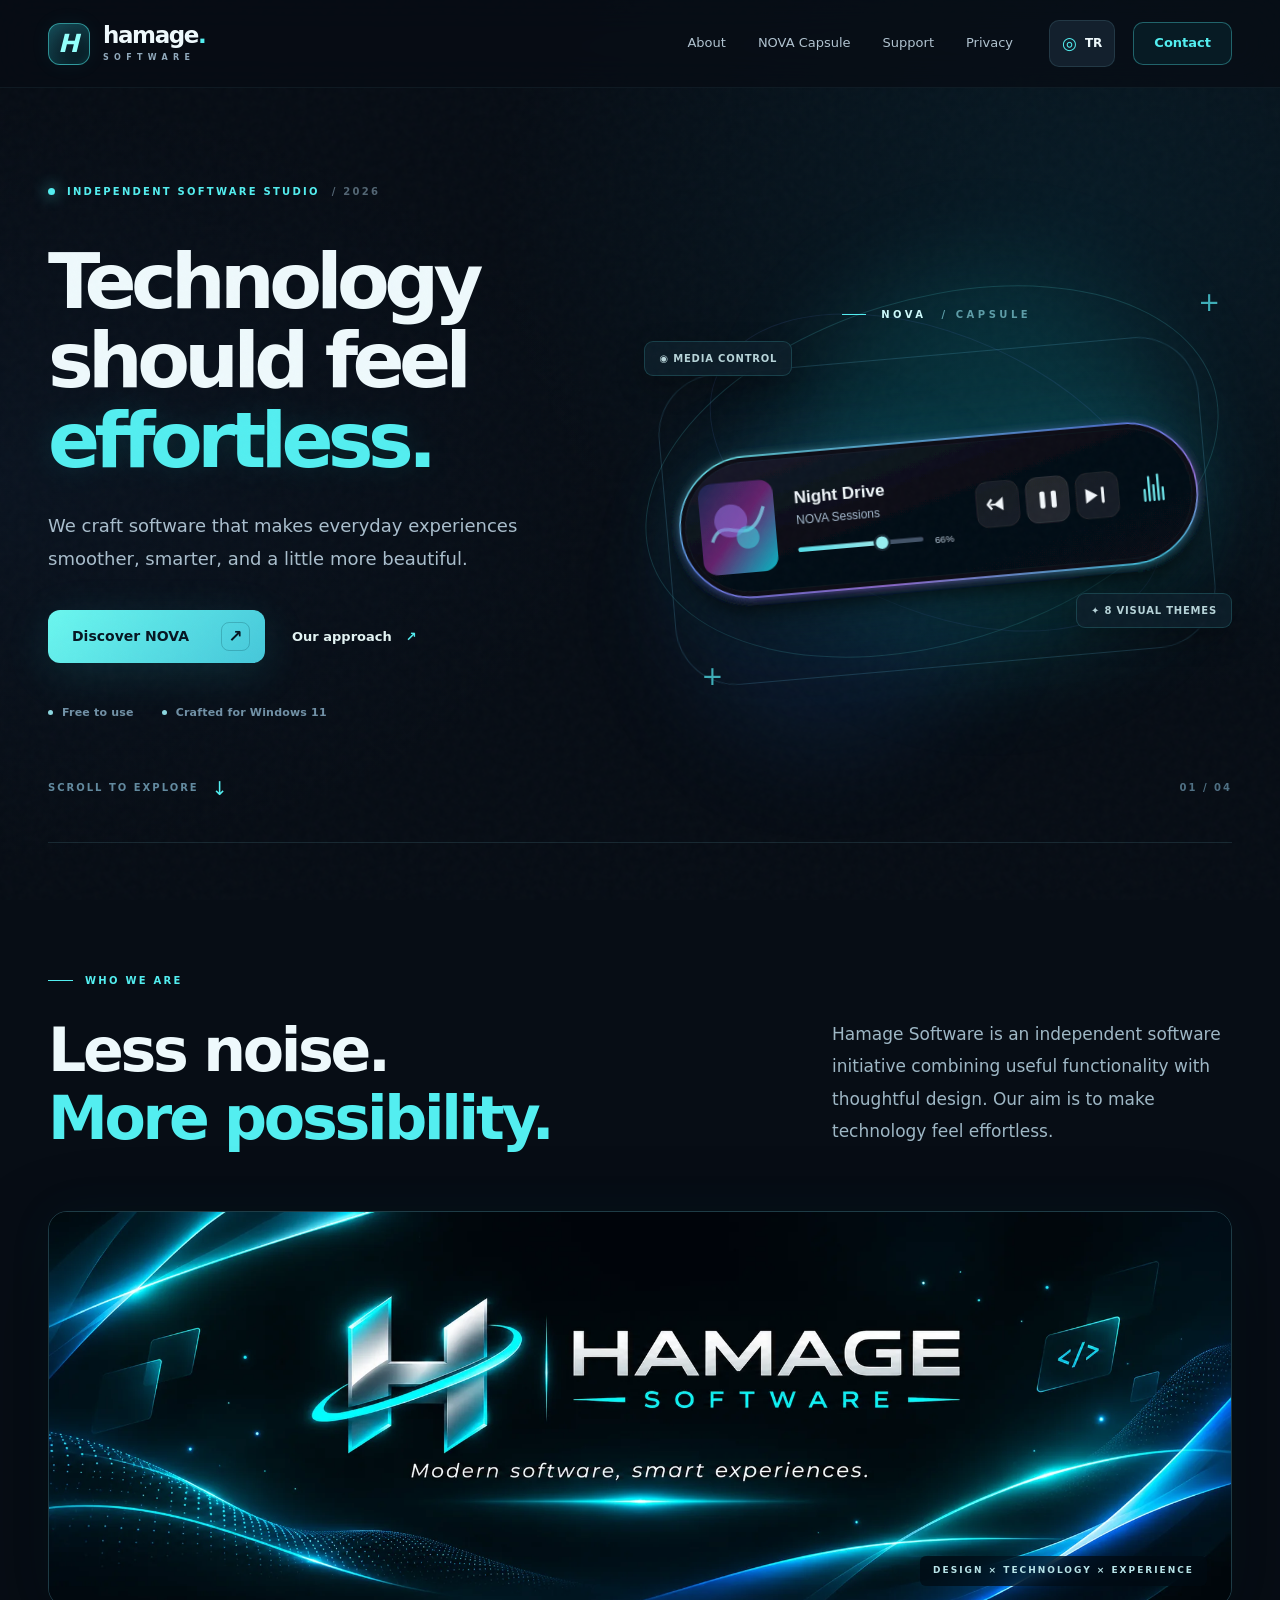
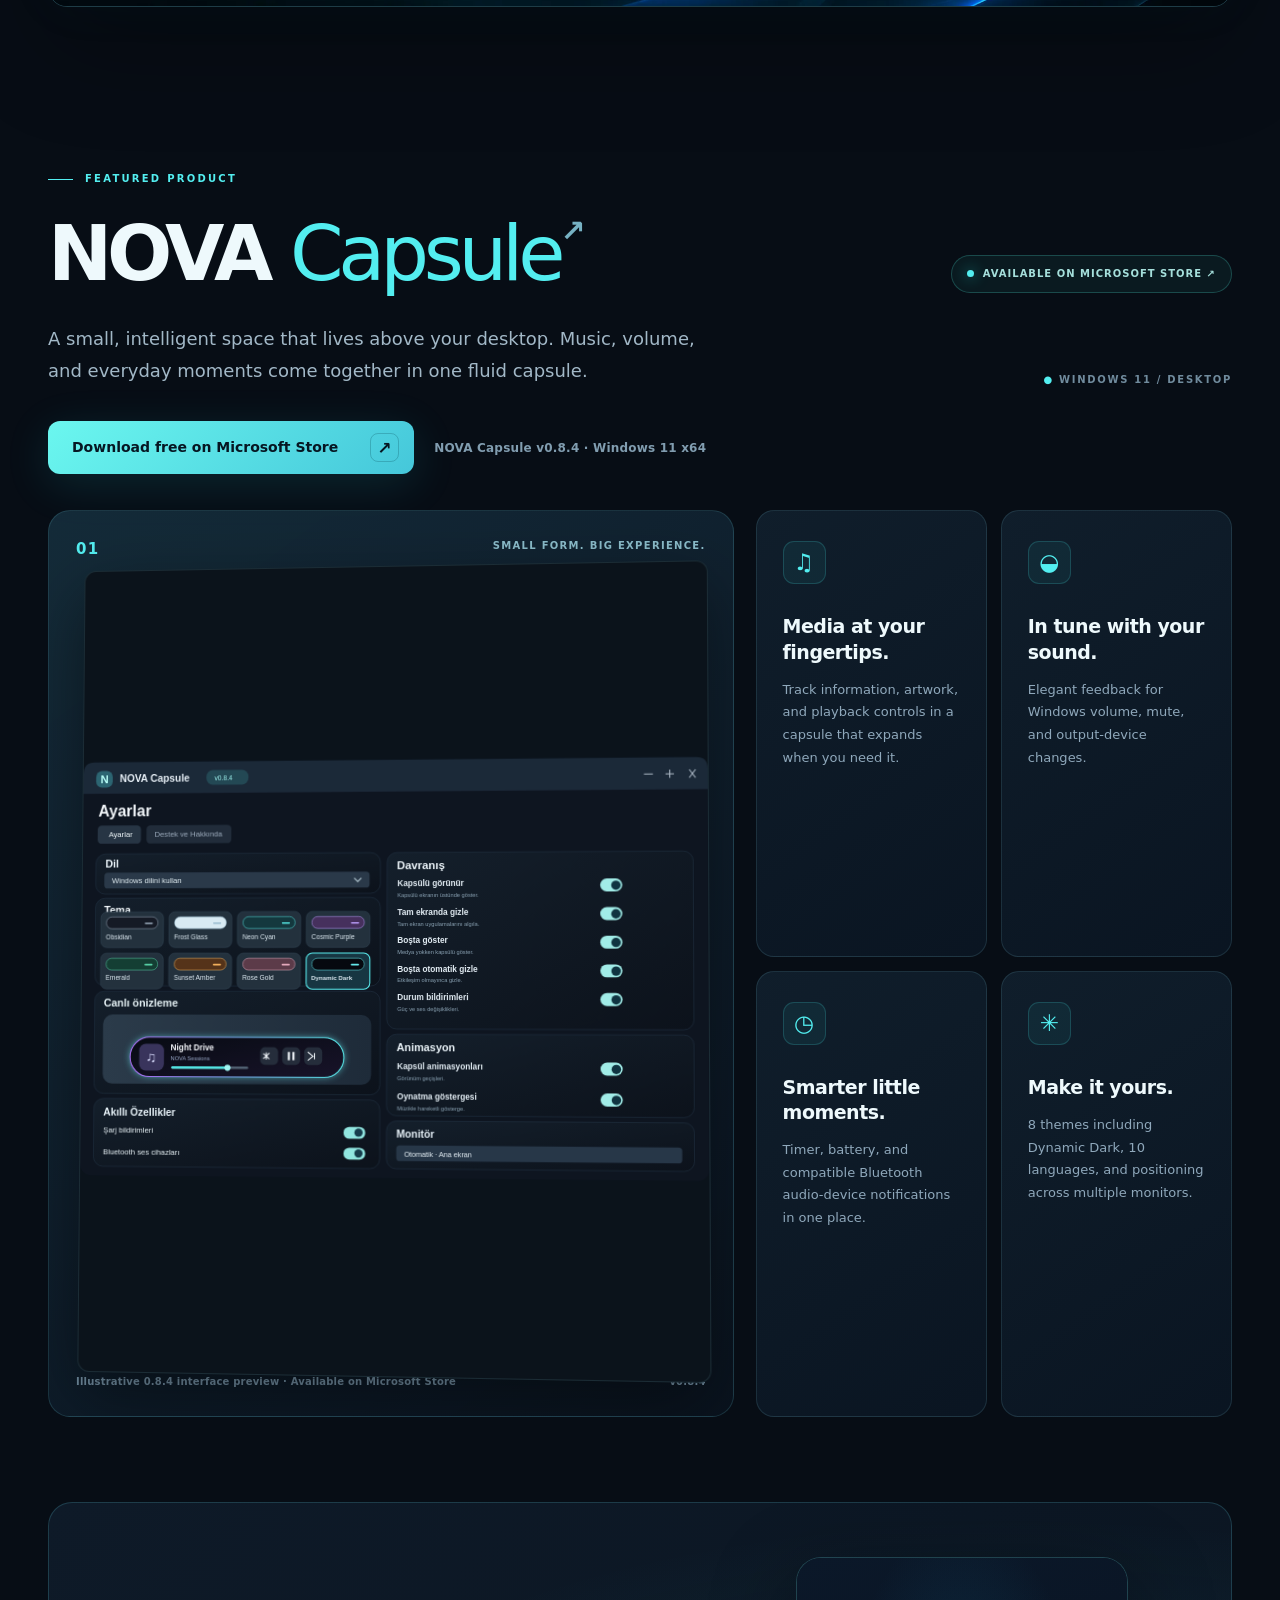
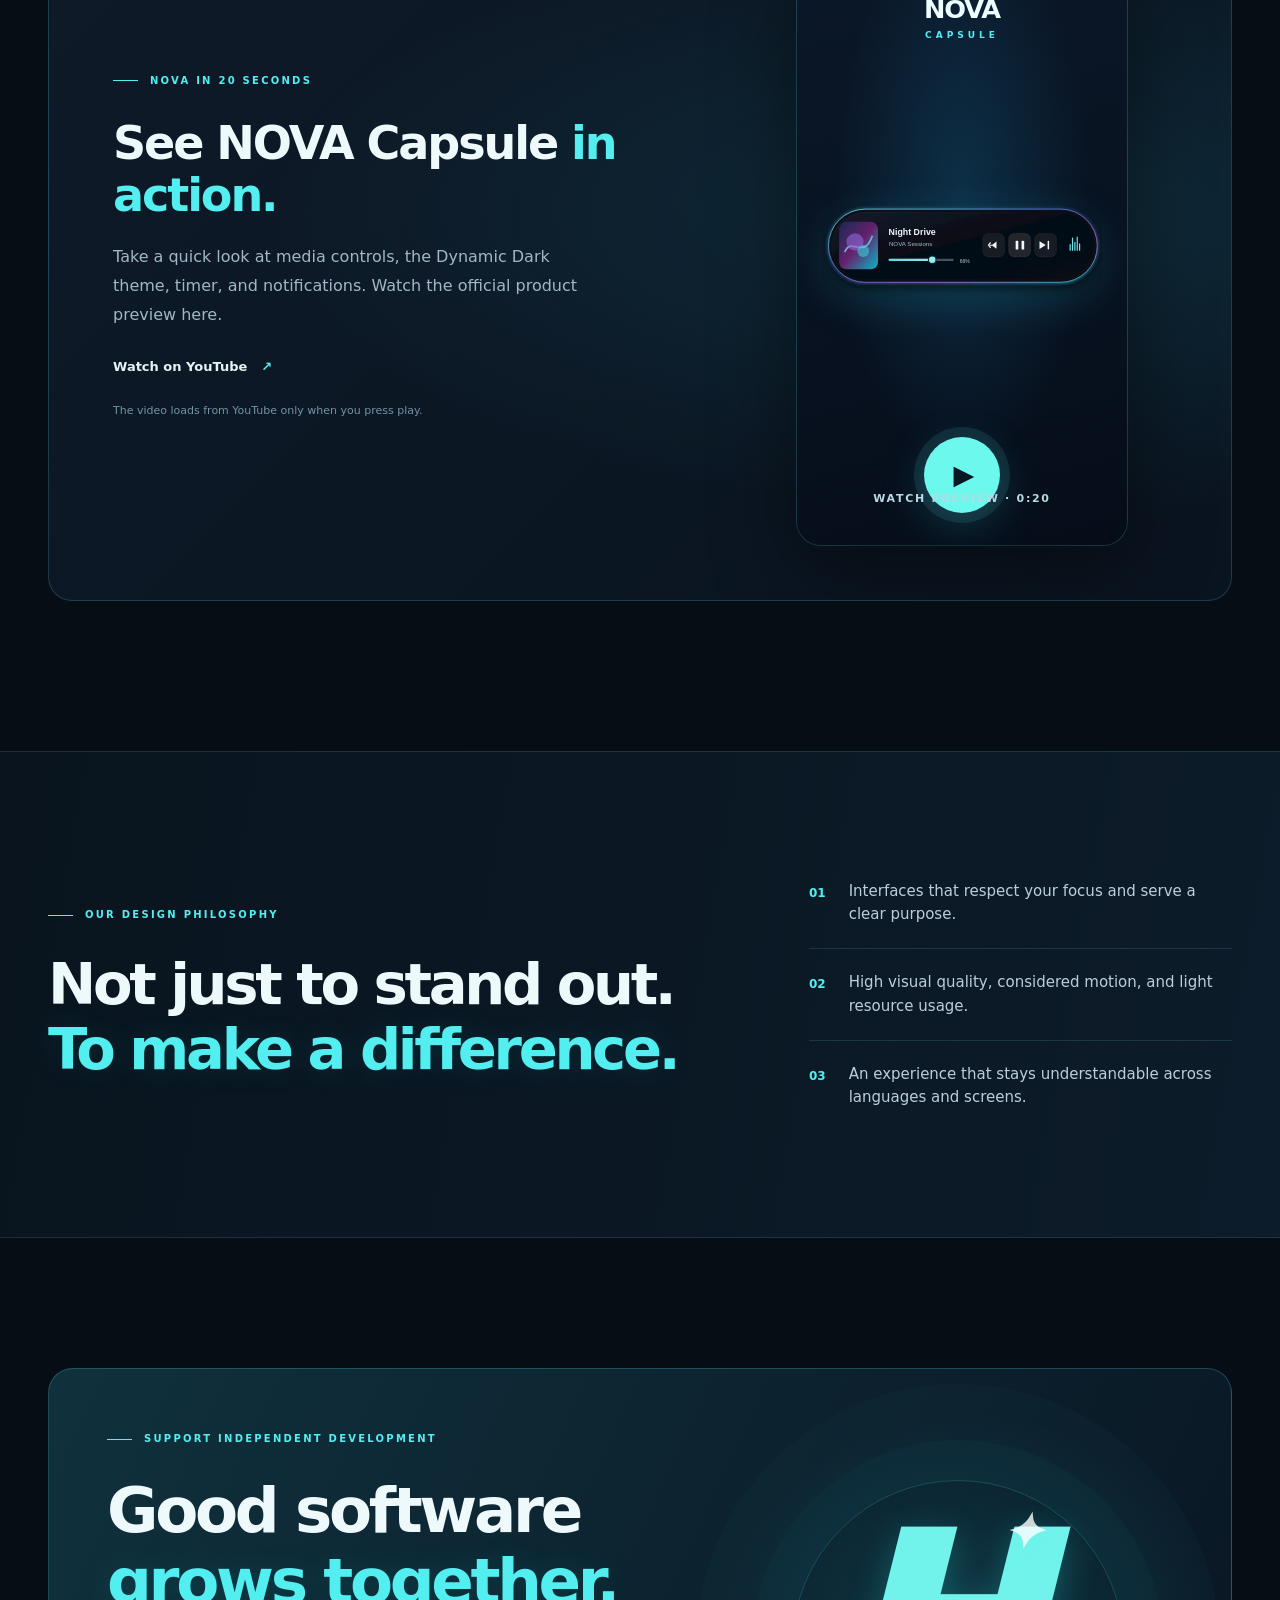
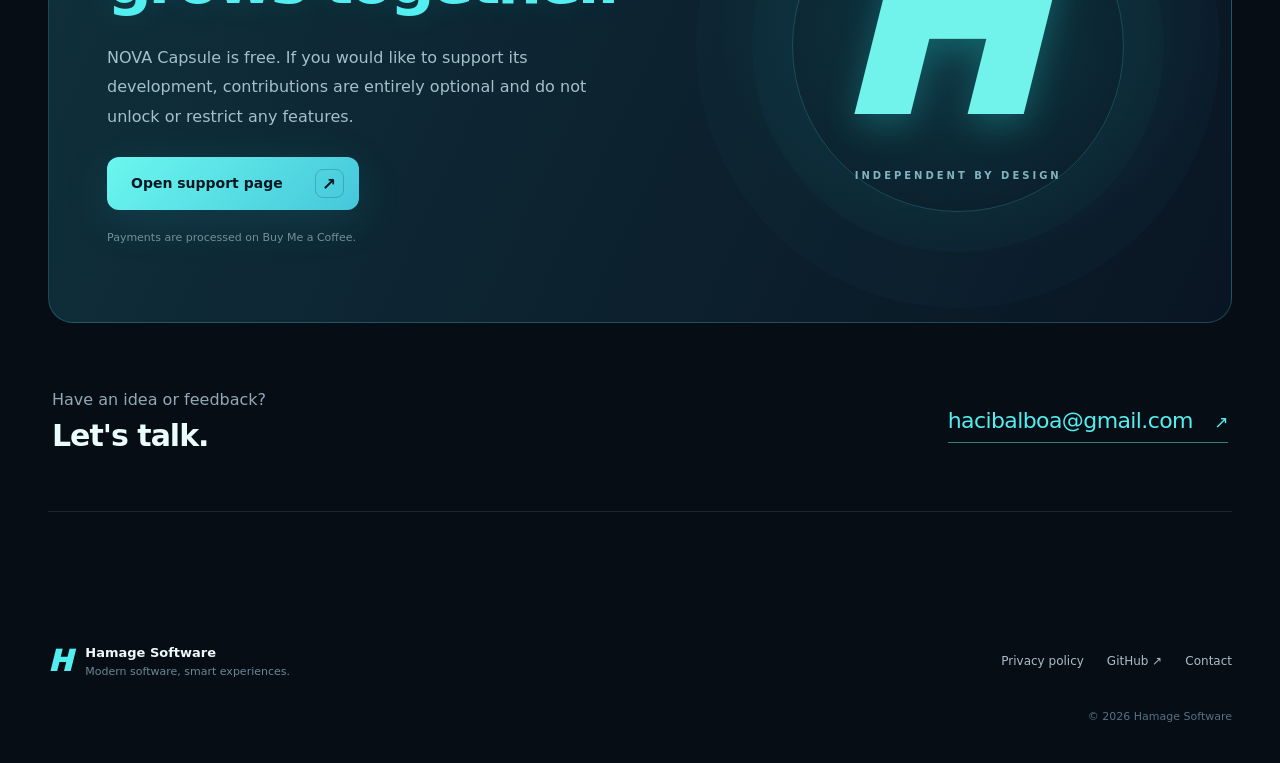
<file: index.html>
<!DOCTYPE html>
<html lang="tr">
<head>
  <meta charset="UTF-8">
  <meta name="viewport" content="width=device-width, initial-scale=1">
  <meta name="theme-color" content="#071018">
  <meta name="description" content="NOVA Capsule 0.8.4 by Hamage Software is a free Windows 11 desktop utility with media controls, a timer, eight themes including Dynamic Dark, and device notifications. Download on Microsoft Store.">
  <meta property="og:type" content="website">
  <meta property="og:title" content="Hamage Software | Make everyday feel extraordinary">
  <meta property="og:description" content="NOVA Capsule 0.8.4: free Windows 11 media capsule, timer, device notifications and 8 visual themes. Get it on Microsoft Store.">
  <meta property="og:image" content="https://hmahmut.github.io/hamage-software/assets/hamage-banner.webp">
  <meta property="og:url" content="https://hmahmut.github.io/hamage-software/">
  <link rel="icon" href="assets/favicon.svg" type="image/svg+xml">
  <link rel="stylesheet" href="styles.css">
  <title>Hamage Software — Modern software, smart experiences.</title>
</head>
<body>
  <a class="skip-link" href="#main" data-i18n="skip">İçeriğe geç</a>
  <div class="noise-layer" aria-hidden="true"></div>
  <header class="site-header" id="top">
    <div class="nav-shell container">
      <a class="brand" href="#top" aria-label="Hamage Software ana sayfa">
        <span class="brand-icon" aria-hidden="true">H</span>
        <span class="brand-name">hamage<span class="brand-dot">.</span><small>SOFTWARE</small></span>
      </a>
      <button class="mobile-toggle" id="menu-toggle" type="button" aria-expanded="false" aria-controls="primary-nav" aria-label="Menüyü aç"><span></span><span></span><span></span></button>
      <nav id="primary-nav" class="primary-nav" aria-label="Main navigation">
        <a href="#about" data-i18n="navAbout">Hakkımızda</a>
        <a href="#nova" data-i18n="navNova">NOVA Capsule</a>
        <a href="#support" data-i18n="navSupport">Destek</a>
        <a href="privacy.html" data-i18n="navPrivacy">Gizlilik</a>
      </nav>
      <div class="nav-actions">
        <button id="lang-toggle" class="lang-toggle" type="button" aria-label="Change language" title="Change language"><span aria-hidden="true">◎</span> <span id="lang-label">EN</span></button>
        <a class="nav-contact" href="mailto:hacibalboa@gmail.com" data-i18n="contact">İletişim</a>
      </div>
    </div>
  </header>

  <main id="main">
    <section class="hero container" aria-labelledby="hero-title">
      <div class="eyebrow"><span class="pulse-dot"></span><span data-i18n="heroEyebrow">BAĞIMSIZ YAZILIM STÜDYOSU</span><span class="eyebrow-tail"> / 2026</span></div>
      <div class="hero-grid">
        <div class="hero-copy">
          <h1 id="hero-title" data-i18n="heroTitle">Teknoloji, <em>doğal</em> hissettirmeli.</h1>
          <p class="hero-lead" data-i18n="heroLead">Gündelik deneyimi daha akıcı, daha güzel ve daha akıllı hale getiren yazılımlar tasarlıyoruz.</p>
          <div class="hero-ctas">
            <a class="button button-primary" href="#nova"><span data-i18n="discoverNova">NOVA'yı keşfet</span><span class="button-arrow" aria-hidden="true">↗</span></a>
            <a class="text-link" href="#about"><span data-i18n="ourApproach">Yaklaşımımız</span><span aria-hidden="true">↗</span></a>
          </div>
          <div class="hero-notes"><span><i aria-hidden="true"></i><span data-i18n="free">Ücretsiz kullanım</span></span><span><i aria-hidden="true"></i><span data-i18n="builtFor">Windows 11 için tasarlandı</span></span></div>
        </div>
        <div class="hero-visual" aria-label="NOVA Capsule Windows application preview">
          <div class="hero-orb hero-orb-one"></div><div class="hero-orb hero-orb-two"></div>
          <div class="glass-orbit orbit-one"></div><div class="glass-orbit orbit-two"></div>
          <div class="hero-product">
            <div class="visual-label"><span class="label-line"></span> NOVA <span class="label-light">/ CAPSULE</span></div>
            <div class="capsule-shadow"><img src="assets/nova-expanded-v084.svg" width="950" height="310" loading="eager" alt="NOVA Capsule Dynamic Dark temalı medya kontrol kapsülü, temsili arayüz tasarımı"></div>
            <div class="float-chip chip-one">◉ <span data-i18n="mediaChip">MEDYA KONTROLÜ</span></div>
            <div class="float-chip chip-two">✦ <span data-i18n="themesChip">8 FARKLI TEMA</span></div>
          </div>
          <span class="hero-signal signal-one">+</span><span class="hero-signal signal-two">+</span>
        </div>
      </div>
      <div class="hero-bottom"><span data-i18n="scrollHint">DAHA FAZLASINI KEŞFET</span><span class="scroll-mark" aria-hidden="true">↓</span><span class="hero-index">01 / 04</span></div>
    </section>

    <section class="brand-showcase" id="about">
      <div class="container">
        <div class="section-heading heading-split">
          <div><p class="section-overline"><span class="thin-bar"></span><span data-i18n="sectionAbout">BİZ KİMİZ</span></p><h2 data-i18n="aboutHeading">Az karmaşa.<br><span>Çok daha fazlası.</span></h2></div>
          <p class="section-aside" data-i18n="aboutText">Hamage Software, güçlü işlevleri özenli tasarımla buluşturan bağımsız bir yazılım girişimidir. Amacımız teknolojiyi daha zahmetsiz hale getirmek.</p>
        </div>
        <figure class="brand-banner"><img src="assets/hamage-banner.webp" width="1920" height="640" loading="lazy" alt="Hamage Software metallic logo with teal light trails and Modern software, smart experiences tagline"><figcaption data-i18n="brandCaption">TASARIM × TEKNOLOJİ × DENEYİM</figcaption></figure>
      </div>
    </section>

    <section id="nova" class="nova-section container">
      <div class="nova-heading"><div><p class="section-overline"><span class="thin-bar"></span><span data-i18n="sectionFeatured">ÖNE ÇIKAN ÜRÜN</span></p><h2>NOVA <span>Capsule</span><sup>↗</sup></h2></div><a class="pill-status store-badge" href="https://apps.microsoft.com/detail/9P860V6W5ZJQ" target="_blank" rel="noopener noreferrer" aria-label="NOVA Capsule Microsoft Store sayfasını aç"><span class="pill-light"></span><span data-i18n="comingSoon">MICROSOFT STORE'DA YAYINDA ↗</span></a></div>
      <div class="nova-intro"><p data-i18n="novaIntro">Masaüstünün üzerinde yaşayan küçük, akıllı bir alan. Müziğinize, ses ayarlarınıza ve günlük anlarınıza tek bir akıcı kapsülden ulaşın.</p><div class="nova-platform">● <span data-i18n="platform">WINDOWS 11 / MASAÜSTÜ</span></div></div>
      <div class="nova-download-row"><a class="button button-primary" href="https://apps.microsoft.com/detail/9P860V6W5ZJQ" target="_blank" rel="noopener noreferrer"><span data-i18n="storeDownload">Microsoft Store'dan ücretsiz indir</span><span class="button-arrow" aria-hidden="true">↗</span></a><span class="nova-version">NOVA Capsule v0.8.4 · Windows 11 x64</span></div>
      <div class="product-layout">
        <article class="product-stage">
          <div class="stage-glow"></div>
          <div class="stage-top"><span>01</span><span data-i18n="productStageLabel">KÜÇÜK FORM. BÜYÜK DENEYİM.</span></div>
          <div class="product-image-box"><img src="assets/nova-settings-v084.svg" width="1214" height="810" loading="lazy" alt="NOVA Capsule 0.8.4: sekiz tema ve Dynamic Dark ayarlarını gösteren temsili arayüz tasarımı"></div>
          <div class="stage-bottom"><span data-i18n="previewLabel">0.8.4 için temsili arayüz tasarımı · Microsoft Store’da yayımlandı</span><span>v0.8.4</span></div>
        </article>
        <div class="features-grid">
          <article class="feature-tile"><span class="tile-icon">♫</span><h3 data-i18n="f1t">Medya, bir dokunuş uzağında.</h3><p data-i18n="f1d">Şarkı bilgileri, albüm kapağı ve oynatma kontrolleri; ihtiyacınız olduğunda genişleyen bir kapsülde.</p></article>
          <article class="feature-tile"><span class="tile-icon">◒</span><h3 data-i18n="f2t">Sesle eşzamanlı.</h3><p data-i18n="f2d">Windows ses düzeyi, sessize alma ve çıkış değişiklikleri için zarif geri bildirim.</p></article>
          <article class="feature-tile"><span class="tile-icon">◷</span><h3 data-i18n="f3t">Akıllı küçük anlar.</h3><p data-i18n="f3d">Zamanlayıcı, pil ve uyumlu Bluetooth ses aygıtı bildirimleri tek bir yerde.</p></article>
          <article class="feature-tile"><span class="tile-icon">✳</span><h3 data-i18n="f4t">Tamamen size ait.</h3><p data-i18n="f4d">Dynamic Dark dahil 8 görsel tema, 10 dil ve birden fazla ekran için kişiselleştirilebilir yerleşim.</p></article>
        </div>
      </div>
      <div class="nova-video-feature" id="nova-video">
        <div class="nova-video-copy">
          <p class="section-overline"><span class="thin-bar"></span><span data-i18n="videoEyebrow">20 SANİYEDE NOVA</span></p>
          <h3 data-i18n="videoHeading">NOVA Capsule'ı <span>iş başında görün.</span></h3>
          <p data-i18n="videoDescription">Medya kontrolleri, Dynamic Dark teması, zamanlayıcı ve bildirimlere kısa bir bakış. Resmî tanıtım videosunu burada izleyin.</p>
          <div class="nova-video-actions">
            <a class="text-link" href="https://www.youtube.com/shorts/vye1nnI0Gq4" target="_blank" rel="noopener noreferrer"><span data-i18n="videoWatchYoutube">YouTube'da izle</span><span aria-hidden="true">↗</span></a>
          </div>
          <p class="nova-video-privacy" data-i18n="videoPrivacy">Video yalnızca oynat düğmesine bastığınızda YouTube'dan yüklenir.</p>
        </div>
        <div class="nova-video-display">
          <div class="nova-video-player" id="nova-video-player">
            <button class="nova-video-launch" id="nova-video-launch" type="button" aria-label="NOVA Capsule tanıtım videosunu oynat" data-i18n-aria="videoPlayAria">
              <span class="nova-video-poster-mark">NOVA <b>CAPSULE</b></span>
              <img class="nova-video-poster-capsule" src="assets/nova-expanded-v084.svg" alt="" aria-hidden="true" loading="lazy" width="950" height="310">
              <span class="nova-video-play-icon" aria-hidden="true">▶</span>
              <span class="nova-video-poster-caption" data-i18n="videoPoster">TANITIM VİDEOSU <small>0:20</small></span>
            </button>
          </div>
        </div>
      </div>
    </section>

    <section class="manifesto-section">
      <div class="container manifesto-grid"><div><p class="section-overline"><span class="thin-bar"></span><span data-i18n="designEthos">TASARIM ANLAYIŞIMIZ</span></p><h2 data-i18n="manifestoHeading">Dikkat çekmek için değil.<br><em>Fark yaratmak için.</em></h2></div><div class="manifesto-details"><div><span class="detail-num">01</span><p data-i18n="m1">Kullanıcıyı yormayan, amacına hizmet eden arayüzler.</p></div><div><span class="detail-num">02</span><p data-i18n="m2">Yüksek görsel kalite, kontrollü hareket ve düşük kaynak tüketimi.</p></div><div><span class="detail-num">03</span><p data-i18n="m3">Her dilde ve her ekranda anlaşılır bir deneyim.</p></div></div></div>
    </section>

    <section id="support" class="support-section container">
      <div class="support-card">
        <div class="support-glow"></div>
        <div class="support-copy"><p class="section-overline"><span class="thin-bar"></span><span data-i18n="supportOverline">BAĞIMSIZ GELİŞTİRMEYİ DESTEKLE</span></p><h2 data-i18n="supportTitle">İyi yazılım<br><em>birlikte büyür.</em></h2><p data-i18n="supportLead">NOVA Capsule ücretsizdir. Geliştirmeye katkıda bulunmak isterseniz desteğiniz tamamen gönüllüdür; hiçbir özelliğe erişimi etkilemez.</p><a class="button button-primary support-button" target="_blank" rel="noopener noreferrer" href="https://buymeacoffee.com/hamagesf"><span data-i18n="supportButton">Bağış sayfasını aç</span><span class="button-arrow">↗</span></a><p class="external-note" data-i18n="thirdParty">Ödeme işlemleri Buy Me a Coffee üzerinde gerçekleşir.</p></div>
        <div class="support-aside"><span class="support-symbol">H<span>✦</span></span><span class="support-aside-caption">INDEPENDENT BY DESIGN</span></div>
      </div>
      <div class="contact-row"><div><span data-i18n="haveIdea">Bir fikriniz veya geri bildiriminiz mi var?</span><strong data-i18n="letsTalk">Konuşalım.</strong></div><a href="mailto:hacibalboa@gmail.com" class="contact-mail">hacibalboa@gmail.com <span aria-hidden="true">↗</span></a></div>
    </section>
  </main>

  <footer class="footer"><div class="container footer-inner"><div class="footer-brand"><span class="footer-h">H</span><span><strong>Hamage Software</strong><small data-i18n="footerTag">Modern software, smart experiences.</small></span></div><div class="footer-links"><a href="privacy.html" data-i18n="privacyDraft">Gizlilik politikası</a><a href="https://github.com/HMahmut/hamage-software" target="_blank" rel="noopener noreferrer">GitHub ↗</a><a href="mailto:hacibalboa@gmail.com" data-i18n="contact">İletişim</a></div><span class="copyright">© <span id="year">2026</span> Hamage Software</span></div></footer>
  <script src="main.js" defer></script>
</body>
</html>
</file>
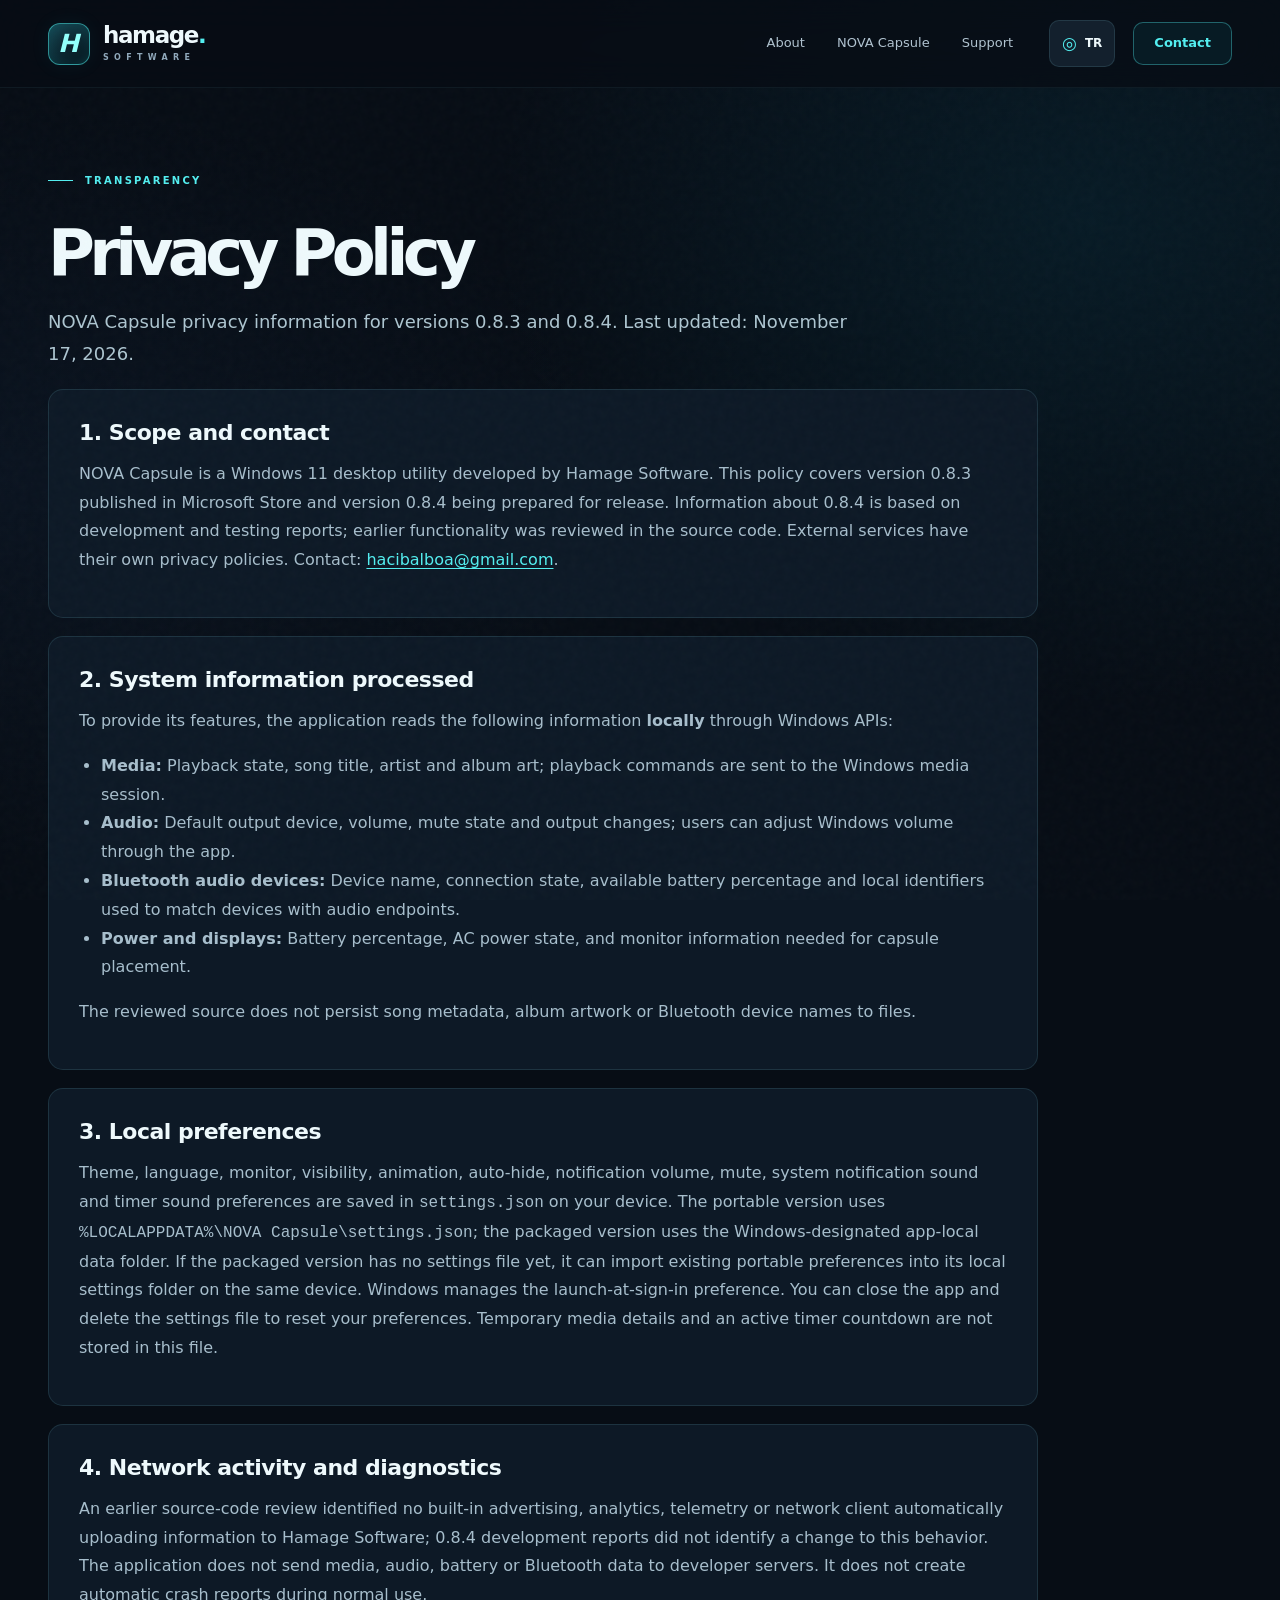
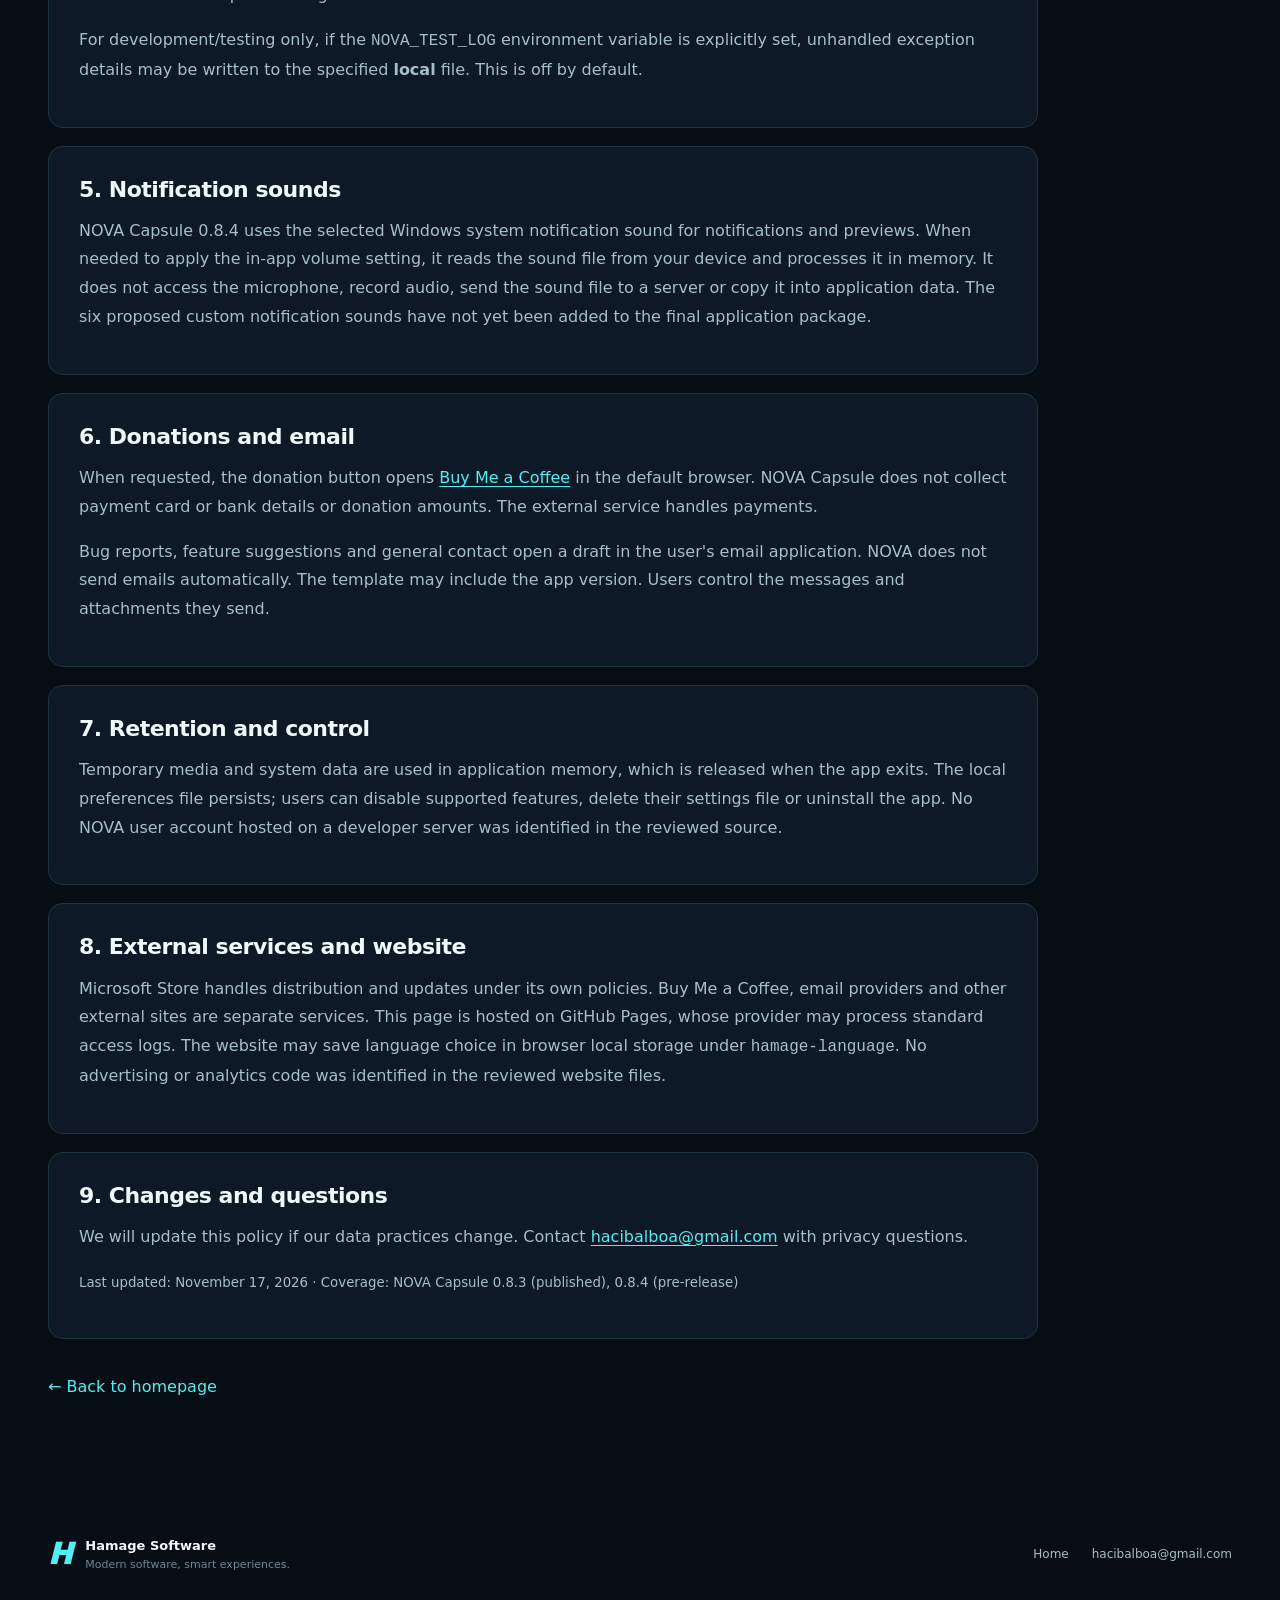
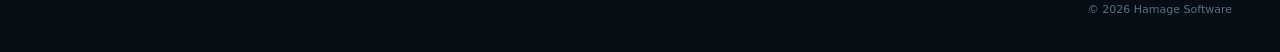
<file: privacy.html>
<!DOCTYPE html>
<html lang="tr"><head>
<meta charset="UTF-8"><meta name="viewport" content="width=device-width,initial-scale=1"><meta name="theme-color" content="#071018">
<meta name="description" content="NOVA Capsule 0.8.3 ve 0.8.4 gizlilik politikası ve veri işleme açıklaması.">
<link rel="icon" href="assets/favicon.svg" type="image/svg+xml"><link rel="stylesheet" href="styles.css">
<title>NOVA Capsule — Gizlilik Politikası | Hamage Software</title></head>
<body>
<a class="skip-link" href="#main" data-i18n="skip">İçeriğe geç</a><div class="noise-layer" aria-hidden="true"></div>
<header class="site-header"><div class="nav-shell container"><a class="brand" href="index.html" aria-label="Hamage Software home"><span class="brand-icon" aria-hidden="true">H</span><span class="brand-name">hamage<span class="brand-dot">.</span><small>SOFTWARE</small></span></a><nav class="primary-nav" aria-label="Main navigation"><a href="index.html#about" data-i18n="navAbout">Hakkımızda</a><a href="index.html#nova" data-i18n="navNova">NOVA Capsule</a><a href="index.html#support" data-i18n="navSupport">Destek</a></nav><div class="nav-actions"><button id="lang-toggle" class="lang-toggle" type="button"><span aria-hidden="true">◎</span><span id="lang-label">EN</span></button><a class="nav-contact" href="mailto:hacibalboa@gmail.com" data-i18n="contact">İletişim</a></div></div></header>
<main id="main" class="privacy-main container">
<div class="privacy-header"><p class="section-overline"><span class="thin-bar"></span><span data-i18n="privacyEyebrow">ŞEFFAFLIK</span></p><h1 data-i18n="privacyTitle">Gizlilik Politikası</h1><p class="privacy-intro" data-i18n="privacyLead">NOVA Capsule 0.8.3 ve 0.8.4 sürümleri için gizlilik açıklaması. Son güncelleme: 17 Kasım 2026.</p></div>
<div class="privacy-article" style="display:block;max-width:990px"><style>.policy-language[hidden]{display:none!important}.policy-language{display:grid;gap:18px}.policy-language section{margin:0}.policy-language section h2{margin:0 0 10px}.privacy-article a{overflow-wrap:anywhere}</style>
<div class="policy-language" lang="tr" data-policy-lang="tr">
<section><h2>1. Kapsam ve iletişim</h2><p>NOVA Capsule, Hamage Software tarafından geliştirilen bir Windows 11 masaüstü yardımcı uygulamasıdır. Bu politika Microsoft Store'da yayımlanan 0.8.3 ve yayıma hazırlanan 0.8.4 sürümlerini kapsar. 0.8.4'e ilişkin bilgiler geliştirme ve test raporlarına, önceki işlevler kaynak kodu incelemesine dayanır. Harici hizmetler kendi gizlilik koşullarına tabidir. İletişim: <a href="mailto:hacibalboa@gmail.com">hacibalboa@gmail.com</a>.</p></section>
<section><h2>2. İşlenen sistem bilgileri</h2><p>Uygulama özelliklerini sunmak için Windows arayüzlerinden şu bilgileri <strong>yerel olarak</strong> okur:</p><ul>
<li><strong>Medya:</strong> Oynatma durumu, şarkı adı, sanatçı ve albüm kapağı; medya kontrol komutları Windows oturumuna gönderilir.</li>
<li><strong>Ses:</strong> Varsayılan ses cihazı, ses seviyesi, sessiz durumu ve çıkış değişiklikleri; kullanıcı ses ayarını uygulamadan değiştirebilir.</li>
<li><strong>Bluetooth ses cihazları:</strong> Cihaz adı, bağlantı durumu, varsa pil seviyesi ve cihazı ses çıkışıyla eşleştirmek için gereken yerel tanımlayıcılar.</li>
<li><strong>Güç ve ekran:</strong> Pil yüzdesi, adaptör durumu, monitör ve ekran konumlandırma bilgileri.</li></ul>
<p>İncelenen kaynak kodda şarkı bilgileri, albüm kapakları veya Bluetooth cihaz adlarının kalıcı dosyalara kaydedildiği görülmedi.</p></section>
<section><h2>3. Yerel tercihler</h2><p>Tema, dil, monitör, görünürlük, animasyon, otomatik gizleme, bildirim sesi düzeyi, sessize alma, sistem bildirimi sesi ve zamanlayıcı sesi tercihleri cihazınızdaki <code>settings.json</code> dosyasında saklanır. Taşınabilir sürümde konum <code>%LOCALAPPDATA%\NOVA Capsule\settings.json</code>; paketli sürümde Windows'un uygulamaya ayırdığı yerel veri klasörüdür. Paketli sürümün henüz kendi ayar dosyası yoksa taşınabilir sürümün mevcut tercihlerini aynı cihazdaki yerel ayar klasörüne aktarabilir. Windows ile başlatma tercihinin durumu Windows tarafından yönetilir. Uygulamayı kapatıp ayar dosyasını silerek tercihleri sıfırlayabilirsiniz. Geçici medya bilgileri ve aktif zamanlayıcı sayacı bu dosyada saklanmaz.</p></section>
<section><h2>4. Ağ iletişimi ve tanılama</h2><p>Önceki kaynak incelemesinde Hamage Software'a otomatik veri yükleyen telemetri, analitik, reklam veya ağ istemcisi bulunmadı; 0.8.4 geliştirme raporlarında bu durumu değiştiren bir özellik bildirilmedi. Medya, ses, pil ve Bluetooth bilgileri geliştirici sunucularına gönderilmez. Normal kullanımda otomatik hata raporu dosyası oluşturulmaz.</p><p>Yalnızca geliştirme/test ortamında <code>NOVA_TEST_LOG</code> ortam değişkeni özel olarak tanımlanırsa yakalanmayan hata ayrıntıları belirtilen <strong>yerel</strong> dosyaya yazılabilir. Normalde kapalıdır.</p></section>
<section><h2>5. Bildirim sesleri</h2><p>NOVA Capsule 0.8.4, bildirim ve önizleme için Windows'ta seçili sistem bildirim sesini kullanır. Uygulama içindeki ses düzeyi ayarını uygulamak için gerektiğinde ses dosyasını cihazdan okuyup bellekte işler. Mikrofon erişimi veya ses kaydı yapmaz. Ses dosyasını sunucuya göndermez veya uygulama verilerine kopyalamaz. Altı özgün bildirim sesi henüz uygulamanın nihai paketine eklenmemiştir.</p></section>
<section><h2>6. Bağış ve e-posta</h2><p>Kullanıcı isterse bağış bağlantısı <a href="https://buymeacoffee.com/hamagesf" target="_blank" rel="noopener noreferrer">Buy Me a Coffee</a> sayfasını tarayıcıda açar. NOVA Capsule banka veya kart bilgisi ve bağış tutarı toplamaz. Ödeme dış hizmette gerçekleşir.</p><p>Hata bildirimi, özellik önerisi ve iletişim seçenekleri e-posta uygulamasında bir taslak açar; mesajı NOVA kendiliğinden göndermez. Taslakta uygulama sürümü bulunabilir. Gönderilen içerik ve ekler kullanıcının kontrolündedir.</p></section>
<section><h2>7. Saklama ve kontrol</h2><p>Geçici sistem ve medya bilgileri uygulamanın belleğinde kullanılır ve uygulama kapanınca bu bellek serbest bırakılır. Yerel tercih dosyası korunur; özellikleri ayarlardan kapatabilir, tercih dosyasını silebilir veya uygulamayı kaldırabilirsiniz. İncelenen kodda geliştirici sunucusunda tutulan bir NOVA kullanıcı hesabı bulunmadı.</p></section>
<section><h2>8. Dış hizmetler ve web sitesi</h2><p>Microsoft Store dağıtım ve güncelleme süreçlerini kendi politikaları kapsamında yönetir. Buy Me a Coffee, e-posta sağlayıcıları ve diğer dış bağlantılar ayrı hizmetlerdir. Bu sayfa GitHub Pages üzerinde barındırılır; barındırma sağlayıcısı standart erişim kayıtları işleyebilir. Web sitesi dil tercihini tarayıcıda <code>hamage-language</code> anahtarıyla saklayabilir. İncelenen web sitesi kodunda reklam veya analiz sistemi bulunmadı.</p></section>
<section><h2>9. Güncelleme ve sorular</h2><p>Veri işleme uygulamaları değiştiğinde bu metin güncellenir. Sorularınız için <a href="mailto:hacibalboa@gmail.com">hacibalboa@gmail.com</a> adresine yazabilirsiniz.</p><p><small>Son güncelleme: 17 Kasım 2026 · Kapsam: NOVA Capsule 0.8.3 (yayımlı), 0.8.4 (yayın öncesi)</small></p></section>
</div>
<div class="policy-language" lang="en" data-policy-lang="en" hidden>
<section><h2>1. Scope and contact</h2><p>NOVA Capsule is a Windows 11 desktop utility developed by Hamage Software. This policy covers version 0.8.3 published in Microsoft Store and version 0.8.4 being prepared for release. Information about 0.8.4 is based on development and testing reports; earlier functionality was reviewed in the source code. External services have their own privacy policies. Contact: <a href="mailto:hacibalboa@gmail.com">hacibalboa@gmail.com</a>.</p></section>
<section><h2>2. System information processed</h2><p>To provide its features, the application reads the following information <strong>locally</strong> through Windows APIs:</p><ul>
<li><strong>Media:</strong> Playback state, song title, artist and album art; playback commands are sent to the Windows media session.</li>
<li><strong>Audio:</strong> Default output device, volume, mute state and output changes; users can adjust Windows volume through the app.</li>
<li><strong>Bluetooth audio devices:</strong> Device name, connection state, available battery percentage and local identifiers used to match devices with audio endpoints.</li>
<li><strong>Power and displays:</strong> Battery percentage, AC power state, and monitor information needed for capsule placement.</li></ul>
<p>The reviewed source does not persist song metadata, album artwork or Bluetooth device names to files.</p></section>
<section><h2>3. Local preferences</h2><p>Theme, language, monitor, visibility, animation, auto-hide, notification volume, mute, system notification sound and timer sound preferences are saved in <code>settings.json</code> on your device. The portable version uses <code>%LOCALAPPDATA%\NOVA Capsule\settings.json</code>; the packaged version uses the Windows-designated app-local data folder. If the packaged version has no settings file yet, it can import existing portable preferences into its local settings folder on the same device. Windows manages the launch-at-sign-in preference. You can close the app and delete the settings file to reset your preferences. Temporary media details and an active timer countdown are not stored in this file.</p></section>
<section><h2>4. Network activity and diagnostics</h2><p>An earlier source-code review identified no built-in advertising, analytics, telemetry or network client automatically uploading information to Hamage Software; 0.8.4 development reports did not identify a change to this behavior. The application does not send media, audio, battery or Bluetooth data to developer servers. It does not create automatic crash reports during normal use.</p><p>For development/testing only, if the <code>NOVA_TEST_LOG</code> environment variable is explicitly set, unhandled exception details may be written to the specified <strong>local</strong> file. This is off by default.</p></section>
<section><h2>5. Notification sounds</h2><p>NOVA Capsule 0.8.4 uses the selected Windows system notification sound for notifications and previews. When needed to apply the in-app volume setting, it reads the sound file from your device and processes it in memory. It does not access the microphone, record audio, send the sound file to a server or copy it into application data. The six proposed custom notification sounds have not yet been added to the final application package.</p></section>
<section><h2>6. Donations and email</h2><p>When requested, the donation button opens <a href="https://buymeacoffee.com/hamagesf" target="_blank" rel="noopener noreferrer">Buy Me a Coffee</a> in the default browser. NOVA Capsule does not collect payment card or bank details or donation amounts. The external service handles payments.</p><p>Bug reports, feature suggestions and general contact open a draft in the user's email application. NOVA does not send emails automatically. The template may include the app version. Users control the messages and attachments they send.</p></section>
<section><h2>7. Retention and control</h2><p>Temporary media and system data are used in application memory, which is released when the app exits. The local preferences file persists; users can disable supported features, delete their settings file or uninstall the app. No NOVA user account hosted on a developer server was identified in the reviewed source.</p></section>
<section><h2>8. External services and website</h2><p>Microsoft Store handles distribution and updates under its own policies. Buy Me a Coffee, email providers and other external sites are separate services. This page is hosted on GitHub Pages, whose provider may process standard access logs. The website may save language choice in browser local storage under <code>hamage-language</code>. No advertising or analytics code was identified in the reviewed website files.</p></section>
<section><h2>9. Changes and questions</h2><p>We will update this policy if our data practices change. Contact <a href="mailto:hacibalboa@gmail.com">hacibalboa@gmail.com</a> with privacy questions.</p><p><small>Last updated: November 17, 2026 · Coverage: NOVA Capsule 0.8.3 (published), 0.8.4 (pre-release)</small></p></section>
</div>
</div>
<a class="privacy-back" href="index.html" data-i18n="privacyBack">← Ana sayfaya dön</a>
</main>
<footer class="footer"><div class="container footer-inner"><div class="footer-brand"><span class="footer-h">H</span><span><strong>Hamage Software</strong><small>Modern software, smart experiences.</small></span></div><div class="footer-links"><a href="index.html">Home</a><a href="mailto:hacibalboa@gmail.com">hacibalboa@gmail.com</a></div><span class="copyright">© <span id="year">2026</span> Hamage Software</span></div></footer><script src="main.js" defer></script></body></html>
</file>
<file: styles.css>
:root{color-scheme:dark;--bg:#070d15;--bg2:#0b141f;--panel:#111e2b;--panel2:#152435;--line:rgba(137,220,236,.13);--text:#eef9fc;--muted:#91a9bb;--cyan:#53eef0;--blue:#6a9fff;--lime:#bafbd6;--font:'Segoe UI Variable','Segoe UI',Inter,ui-sans-serif,system-ui,-apple-system,sans-serif;--ease:cubic-bezier(.2,.85,.25,1)}
*{box-sizing:border-box}html{scroll-behavior:smooth;scroll-padding-top:100px}body{margin:0;background:var(--bg);color:var(--text);font:16px/1.55 var(--font);overflow-x:hidden;-webkit-font-smoothing:antialiased}body::before{content:"";position:absolute;z-index:-2;top:0;left:0;right:0;height:1200px;background:radial-gradient(ellipse 850px 700px at 85% 18%,rgba(10,111,139,.14),transparent 70%),radial-gradient(ellipse 800px 500px at 0 40%,rgba(27,53,88,.16),transparent 76%);pointer-events:none}.noise-layer{position:fixed;inset:0;z-index:15;opacity:.09;pointer-events:none;background-image:url("data:image/svg+xml,%3Csvg viewBox='0 0 180 180' xmlns='http://www.w3.org/2000/svg'%3E%3Cfilter id='n'%3E%3CfeTurbulence type='fractalNoise' baseFrequency='.68' numOctaves='3' stitchTiles='stitch'/%3E%3C/filter%3E%3Crect width='100%25' height='100%25' opacity='.26' filter='url(%23n)'/%3E%3C/svg%3E")}a{color:inherit;text-decoration:none}button{font:inherit;cursor:pointer}img{max-width:100%;display:block}.container{width:min(1280px,calc(100% - 96px));margin-inline:auto}::selection{background:var(--cyan);color:#09131a}:focus-visible{outline:2px solid var(--cyan)!important;outline-offset:4px}.skip-link{position:absolute;z-index:99;left:1rem;top:-80px;padding:12px 18px;color:#050d13;background:var(--cyan);border-radius:10px}.skip-link:focus{top:10px}
/* Navigation */
.site-header{height:88px;position:sticky;top:0;z-index:30;background:rgba(7,13,21,.75);backdrop-filter:blur(18px);-webkit-backdrop-filter:blur(18px);border-bottom:1px solid rgba(131,210,220,.07)}.nav-shell{height:100%;display:flex;align-items:center;gap:36px}.brand{display:inline-flex;align-items:center;gap:13px;flex:none}.brand-icon{display:grid;place-items:center;width:42px;height:42px;border:1px solid rgba(75,238,237,.55);border-radius:12px;color:#92fffa;background:linear-gradient(145deg,#163f4b,#081720 80%);box-shadow:inset 0 0 18px rgba(20,228,235,.14),0 0 20px rgba(27,191,201,.07);font-size:25px;font-weight:850;font-style:italic;line-height:1;letter-spacing:-5px;padding-right:6px}.brand-name{font-size:23px;font-weight:720;line-height:.8;letter-spacing:-1.4px}.brand-dot{color:var(--cyan)}.brand-name small{font-size:8px;letter-spacing:5.3px;font-weight:650;display:block;margin-top:10px;color:var(--muted)}.primary-nav{display:flex;margin-left:auto;gap:32px}.primary-nav a{font-size:13px;color:#b1c3d0;transition:color .2s}.primary-nav a:hover,.footer a:hover{color:var(--cyan)}.nav-actions{display:flex;align-items:center;gap:18px}.lang-toggle{padding:9px 12px;border:1px solid var(--line);border-radius:10px;background:#13202d;color:var(--text);font-size:12px;font-weight:750;display:flex;gap:8px;align-items:center}.lang-toggle span:first-child{font-size:17px;color:var(--cyan)}.lang-toggle:hover{border-color:#4b8a95}.nav-contact{border:1px solid rgba(83,238,240,.35);background:rgba(10,83,92,.2);padding:10px 20px;border-radius:10px;color:var(--cyan);font-size:13px;font-weight:650;transition:background .2s}.nav-contact:hover{background:rgba(47,175,179,.24)}.mobile-toggle{display:none}
/* Hero */
.hero{padding-top:96px;position:relative}.eyebrow,.section-overline{display:flex;align-items:center;gap:12px;color:var(--cyan);font-weight:750;font-size:10px;letter-spacing:2.25px}.pulse-dot{display:inline-block;width:7px;height:7px;border-radius:100%;background:var(--cyan);box-shadow:0 0 15px var(--cyan)}.eyebrow-tail{color:#536674}.hero-grid{display:grid;grid-template-columns:1fr 1.03fr;gap:20px;min-height:574px;align-items:center}.hero-copy{max-width:680px;position:relative;z-index:2;padding-bottom:10px}h1,h2,h3,p,figure{margin-top:0}h1{font-size:clamp(51px,6vw,90px);line-height:1.035;letter-spacing:-5.6px;font-weight:745;margin-bottom:30px;text-wrap:balance}h1 em,.manifesto-grid h2 em,.support-copy h2 em{font-style:normal;color:var(--cyan);text-shadow:0 0 33px rgba(22,240,240,.12)}.hero-lead{max-width:540px;font-size:18px;line-height:1.8;color:#a9becd;margin:0 0 35px}.hero-ctas{display:flex;align-items:center;gap:27px}.button{display:inline-flex;align-items:center;justify-content:center;gap:32px;border-radius:12px;font-size:14px;font-weight:750;min-height:52px;padding:12px 15px 12px 24px;transition:transform .25s var(--ease),box-shadow .25s var(--ease)}.button:hover{transform:translateY(-3px)}.button-primary{background:linear-gradient(135deg,#6bf7ef,#45c7da);color:#061622;box-shadow:0 10px 45px rgba(36,217,228,.13)}.button-primary:hover{box-shadow:0 13px 42px rgba(36,217,228,.23)}.button-arrow{display:grid;place-items:center;width:29px;height:29px;border:1px solid rgba(4,70,82,.25);border-radius:8px;font-size:17px}.text-link{color:#e4f4f4;font-weight:650;display:flex;gap:14px;align-items:center;font-size:13px}.text-link>span:last-child{color:var(--cyan)}.hero-notes{display:flex;gap:28px;margin-top:41px;color:#7191a6;font-size:11px;font-weight:550;letter-spacing:.2px}.hero-notes>span{display:flex;align-items:center;gap:9px}.hero-notes i{width:5px;height:5px;border-radius:100%;background:#8cd7e0}.hero-visual{height:520px;display:grid;place-items:center;position:relative;isolation:isolate}.hero-orb{position:absolute;border-radius:100%;filter:blur(50px);z-index:-2}.hero-orb-one{width:390px;height:390px;background:rgba(0,224,227,.13);top:45px;right:50px}.hero-orb-two{width:290px;height:290px;background:rgba(31,105,202,.12);bottom:0;left:40px}.glass-orbit{position:absolute;border:1px solid rgba(87,214,222,.18);border-radius:50%;transform:rotate(-17deg);z-index:-1}.orbit-one{width:590px;height:345px;top:72px;left:-4px}.orbit-two{width:480px;height:275px;top:108px;left:55px;transform:rotate(24deg);border-color:rgba(109,142,252,.11)}.hero-product{width:min(100%,600px);padding:36px 0;text-align:center;position:relative}.visual-label{display:flex;justify-content:center;gap:15px;align-items:center;color:#cdf9fb;font-size:10px;font-weight:800;letter-spacing:3.5px;margin-bottom:34px}.label-line{height:1px;width:24px;background:var(--cyan)}.label-light{color:#5d9da8}.capsule-shadow{max-width:540px;margin-inline:auto;filter:drop-shadow(0 30px 25px rgba(0,0,0,.42)) drop-shadow(0 0 32px rgba(36,208,235,.16));transform:rotate(-5deg);transition:transform .5s var(--ease)}.hero-visual:hover .capsule-shadow{transform:rotate(-2deg) translateY(-6px)}.capsule-shadow img{width:100%;border-radius:60px;box-shadow:0 0 0 1px rgba(104,205,245,.18)}.float-chip{position:absolute;background:rgba(13,31,43,.86);backdrop-filter:blur(10px);padding:9px 14px;border:1px solid rgba(75,205,211,.2);border-radius:9px;color:#b7d4d9;font-size:10px;font-weight:720;letter-spacing:.8px;box-shadow:0 10px 28px rgba(0,0,0,.28)}.chip-one{left:3px;top:70px}.chip-two{right:0;bottom:74px}.hero-signal{position:absolute;color:#3eaeb8;font-size:26px;font-weight:100}.signal-one{top:55px;right:12px}.signal-two{bottom:50px;left:60px}.hero-bottom{display:flex;align-items:center;gap:13px;padding:0 0 39px;color:#628a9f;border-bottom:1px solid var(--line);font-size:10px;font-weight:750;letter-spacing:2px}.scroll-mark{font-size:19px;color:var(--cyan);font-weight:300}.hero-index{margin-left:auto;color:#4f7084}
/* About */
.brand-showcase{padding:130px 0 120px}.heading-split{display:grid;grid-template-columns:1fr 400px;gap:60px;align-items:end}.section-overline{margin-bottom:29px}.thin-bar{width:25px;height:1px;background:var(--cyan)}.section-heading h2,.manifesto-grid h2,.support-copy h2{font-size:clamp(41px,4.7vw,67px);line-height:1.13;letter-spacing:-3.3px;margin:0;font-weight:740}.section-heading h2 span{color:var(--cyan)}.section-aside{margin:0 0 6px;font-size:17px;line-height:1.9;color:#9eb7c5}.brand-banner{border:1px solid rgba(100,197,214,.25);border-radius:19px;overflow:hidden;margin:58px 0 0;position:relative;box-shadow:0 40px 100px rgba(0,0,0,.28),0 0 50px rgba(17,129,160,.05)}.brand-banner img{width:100%;height:auto}.brand-banner figcaption{position:absolute;bottom:20px;right:24px;background:rgba(1,11,19,.7);backdrop-filter:blur(8px);padding:8px 13px;border-radius:6px;font-size:9px;letter-spacing:2px;font-weight:800;color:#b8e4e8}
/* Nova */
.nova-section{padding-top:44px;padding-bottom:140px}.nova-heading{display:flex;align-items:end;justify-content:space-between;gap:20px}.nova-heading h2{font-size:clamp(50px,6vw,90px);line-height:1;letter-spacing:-5.2px;margin:0;font-weight:770}.nova-heading h2 span{color:var(--cyan);font-weight:400}.nova-heading h2 sup{font-size:30px;vertical-align:top;color:#76b1c3;letter-spacing:normal}.pill-status{display:flex;align-items:center;gap:9px;flex:none;border:1px solid rgba(76,229,211,.24);background:rgba(28,81,83,.2);border-radius:99px;color:#a5dfdb;padding:10px 15px;font-size:10px;letter-spacing:1px;font-weight:770}.pill-light{background:var(--cyan);border-radius:100%;width:7px;height:7px;box-shadow:0 0 14px rgba(28,243,229,.65)}.nova-intro{display:flex;align-items:flex-end;justify-content:space-between;padding:30px 0 55px}.nova-intro p{font-size:18px;max-width:660px;color:#a2b8c7;line-height:1.8;margin:0}.nova-platform{font-size:10px;letter-spacing:1.7px;font-weight:850;color:#708b9d;white-space:nowrap}.nova-platform::first-letter{color:var(--cyan)}.product-layout{display:grid;grid-template-columns:1.18fr .82fr;gap:22px}.product-stage{min-height:640px;position:relative;isolation:isolate;overflow:hidden;background:linear-gradient(143deg,rgba(21,45,60,.92),rgba(9,19,31,.96));border:1px solid rgba(99,184,194,.19);border-radius:22px;padding:27px;display:flex;flex-direction:column;justify-content:space-between}.stage-glow{position:absolute;z-index:-1;inset:12%;background:radial-gradient(circle at 45% 46%,rgba(18,171,191,.2),transparent 63%)}.stage-top,.stage-bottom{display:flex;justify-content:space-between;color:#8cbecc;font-size:10px;letter-spacing:1.3px;font-weight:700}.stage-top>span:first-child{color:var(--cyan);font-size:15px}.stage-bottom{letter-spacing:.2px;color:#728ea2}.product-image-box{width:100%;border:1px solid rgba(123,185,197,.15);border-radius:12px;overflow:hidden;box-shadow:0 25px 70px rgba(0,0,0,.42);transform:perspective(1600px) rotateY(-4deg) rotateX(2deg);transition:transform .4s var(--ease);background:#0b131b}.product-stage:hover .product-image-box{transform:perspective(1600px) rotateY(0) rotateX(0)}.product-image-box img{width:100%}.features-grid{display:grid;grid-template-columns:1fr 1fr;gap:14px}.feature-tile{background:linear-gradient(145deg,rgba(18,33,47,.87),rgba(11,22,35,.9));border:1px solid var(--line);border-radius:18px;padding:30px 26px;min-height:300px;transition:transform .25s var(--ease),border-color .25s}.feature-tile:hover{transform:translateY(-4px);border-color:rgba(102,243,234,.36)}.tile-icon{display:grid;place-items:center;background:rgba(40,153,162,.1);border:1px solid rgba(73,236,234,.18);width:43px;height:43px;border-radius:11px;font-size:23px;color:var(--cyan);margin-bottom:30px}.feature-tile h3{font-size:19px;letter-spacing:-.5px;line-height:1.32;margin-bottom:14px;font-weight:730}.feature-tile p{font-size:13px;color:#8fa8bb;line-height:1.75;margin:0}
/* Manifesto */
.manifesto-section{padding:106px 0;background:linear-gradient(100deg,#09141e,#0d1c2a);border-block:1px solid var(--line)}.manifesto-grid{display:grid;grid-template-columns:1fr .64fr;gap:100px;align-items:center}.manifesto-grid h2{font-size:clamp(42px,4.5vw,67px)}.manifesto-details>div{display:flex;gap:23px;border-bottom:1px solid rgba(135,216,230,.14);padding:22px 0}.manifesto-details>div:last-child{border:none}.detail-num{color:var(--cyan);font-size:12px;font-weight:850;margin-top:4px}.manifesto-details p{color:#bbcfdb;font-size:15px;margin:0}
/* Support */
.support-section{padding-top:130px;padding-bottom:105px}.support-card{min-height:470px;border:1px solid rgba(94,210,219,.25);border-radius:25px;display:grid;grid-template-columns:1.05fr .9fr;position:relative;overflow:hidden;background:linear-gradient(115deg,rgba(16,51,63,.96),rgba(10,22,36,.96))}.support-glow{position:absolute;pointer-events:none;inset:0;background:radial-gradient(ellipse 320px 280px at 78% 48%,rgba(32,211,223,.14),transparent 79%)}.support-copy{position:relative;padding:62px 58px}.support-copy h2{font-size:clamp(44px,4.9vw,71px)}.support-copy p:not(.section-overline){margin:25px 0 26px;max-width:500px;color:#a5c0c9;line-height:1.85}.support-button{margin-bottom:7px}.support-copy .external-note{font-size:11px!important;margin:11px 0!important;color:#748f9a!important}.support-aside{position:relative;display:flex;align-items:center;justify-content:center;flex-direction:column;overflow:hidden}.support-aside::before{content:"";position:absolute;width:330px;height:330px;border:1px solid rgba(85,232,230,.2);border-radius:50%;box-shadow:0 0 0 40px rgba(45,150,174,.04),0 0 0 96px rgba(41,152,178,.035)}.support-symbol{font-size:clamp(170px,19vw,260px);font-weight:950;font-style:italic;line-height:1;color:#71f3eb;letter-spacing:-35px;padding-right:40px;text-shadow:0 10px 35px rgba(36,245,232,.25)}.support-symbol>span{font-size:49px;vertical-align:top;letter-spacing:normal;color:#fff;opacity:.8}.support-aside-caption{font-size:10px;letter-spacing:3px;font-weight:780;color:#81b4c0;margin-top:17px}.contact-row{display:flex;justify-content:space-between;align-items:center;border-bottom:1px solid var(--line);padding:65px 4px 52px;gap:30px}.contact-row>div{display:flex;flex-direction:column;color:#91a9b7}.contact-row strong{font-size:30px;letter-spacing:-1px;color:#ebfcfe}.contact-mail{font-size:22px;letter-spacing:-.6px;border-bottom:1px solid rgba(100,240,239,.5);padding-bottom:4px;color:var(--cyan)}.contact-mail span{font-size:17px;margin-left:15px}
/* Footer */
.footer{padding:22px 0 38px}.footer-inner{display:grid;grid-template-columns:1fr auto;gap:24px;align-items:center}.footer-brand{display:flex;gap:13px;align-items:center}.footer-h{font-size:29px;font-weight:950;color:var(--cyan);font-style:italic}.footer-brand>span:last-child{display:flex;flex-direction:column}.footer-brand strong{font-size:13px}.footer-brand small{font-size:11px;color:#6b8797}.footer-links{display:flex;gap:23px}.footer-links a{font-size:12px;color:#a9bdc8}.copyright{font-size:11px;color:#557184;grid-column:1/-1;text-align:right}
/* Privacy page */
.privacy-main{padding-top:85px;padding-bottom:110px;min-height:calc(100vh - 250px)}.privacy-main .privacy-header{max-width:930px}.privacy-main h1{font-size:clamp(42px,5vw,68px);line-height:1.1;margin-bottom:18px}.privacy-intro{color:#aec6d1;max-width:810px;font-size:18px;line-height:1.8}.review-alert{border:1px solid rgba(243,186,95,.28);border-radius:14px;padding:19px 23px;background:rgba(186,121,46,.1);color:#f5d7a9;margin:35px 0}.privacy-article{max-width:900px;display:grid;gap:18px}.privacy-article section{border:1px solid var(--line);padding:26px 30px;background:#0d1926;border-radius:15px}.privacy-article h2{font-size:22px;margin-bottom:12px;letter-spacing:-.5px}.privacy-article p,.privacy-article li{color:#a7becc;line-height:1.8}.privacy-article ul{padding-left:22px}.privacy-article a{color:var(--cyan);text-decoration:underline;text-underline-offset:3px}.privacy-back{margin-top:36px;display:inline-block;color:var(--cyan)}
/* Interaction */
.reveal{opacity:0;transform:translateY(20px);transition:opacity .65s var(--ease),transform .65s var(--ease)}.reveal.is-visible{opacity:1;transform:none}
@media(max-width:1100px){.container{width:min(100% - 60px,1100px)}.primary-nav{gap:18px}.hero-grid{grid-template-columns:1.05fr .95fr}h1{letter-spacing:-4px}.hero-visual{height:450px}.orbit-one{width:470px;height:280px}.orbit-two{width:400px;height:245px}.features-grid{grid-template-columns:1fr 1fr}.feature-tile{min-height:290px;padding:22px 18px}.product-stage{min-height:600px}.manifesto-grid{gap:50px}}
@media(max-width:820px){.site-header{height:76px}.container{width:calc(100% - 42px)}.nav-shell{gap:14px}.mobile-toggle{display:flex;flex-direction:column;align-items:center;justify-content:center;gap:5px;background:transparent;border:1px solid var(--line);height:38px;width:39px;border-radius:10px;margin-left:auto;order:3}.mobile-toggle span{width:17px;height:1.5px;background:#daebec}.primary-nav{display:none;position:absolute;top:75px;left:0;right:0;flex-direction:column;padding:20px 24px;background:#0c1824;border-bottom:1px solid var(--line);gap:16px}.primary-nav.is-open{display:flex}.nav-actions{margin-left:auto;order:2;gap:10px}.nav-contact{display:none}.hero{padding-top:65px}.hero-grid{grid-template-columns:1fr;gap:0;min-height:unset}.hero-copy{max-width:700px}.hero-visual{height:420px}.hero-lead{max-width:640px}.hero-bottom{margin-top:0}.heading-split{grid-template-columns:1fr;gap:22px}.section-aside{max-width:640px}.brand-showcase{padding:95px 0}.nova-intro{display:block}.nova-platform{margin-top:24px}.product-layout{grid-template-columns:1fr}.product-stage{min-height:520px}.features-grid{grid-template-columns:repeat(2,1fr)}.manifesto-grid{grid-template-columns:1fr;gap:30px}.support-card{grid-template-columns:1fr .7fr}.support-copy{padding:42px 30px}.support-aside .support-symbol{font-size:140px;letter-spacing:-24px}.contact-row{display:block}.contact-mail{display:inline-block;margin-top:23px}}
@media(max-width:590px){.container{width:calc(100% - 36px)}.brand-name{font-size:20px}.brand-name small{font-size:7px;letter-spacing:4.2px}.brand-icon{height:37px;width:37px;font-size:22px}.lang-toggle{padding:8px 10px}.hero{padding-top:49px}.eyebrow,.section-overline{font-size:9px;letter-spacing:1.5px}h1{font-size:clamp(43px,11vw,66px);letter-spacing:-2.9px}.hero-lead{font-size:15px}.hero-ctas{gap:18px;flex-wrap:wrap}.hero-notes{margin-top:31px;gap:17px;flex-wrap:wrap}.hero-visual{height:290px}.orbit-one{width:310px;height:180px;left:0;top:48px}.orbit-two{width:265px;height:160px;left:24px;top:65px}.hero-product{padding:0}.visual-label{margin-bottom:28px}.capsule-shadow{max-width:320px}.float-chip{font-size:8px;padding:7px}.chip-one{top:25px;left:0}.chip-two{right:0;bottom:25px}.hero-orb-one{width:250px;height:230px}.hero-orb-two{width:200px;height:180px}.hero-bottom{padding-bottom:22px}.brand-showcase{padding:80px 0}.section-heading h2,.manifesto-grid h2,.support-copy h2{font-size:clamp(38px,9vw,56px);letter-spacing:-2px}.section-aside,.nova-intro p{font-size:15px}.brand-banner{margin-top:35px;border-radius:12px}.brand-banner figcaption{bottom:9px;right:9px;font-size:7px;letter-spacing:1px;padding:5px 7px}.nova-section{padding-top:10px;padding-bottom:82px}.nova-heading{align-items:start;display:block}.nova-heading h2{font-size:57px;letter-spacing:-3.3px}.nova-heading h2 sup{font-size:18px}.pill-status{width:max-content;margin-top:22px;font-size:9px}.nova-intro{padding:20px 0 30px}.product-stage{padding:15px;min-height:350px}.stage-bottom,.stage-top{font-size:9px}.features-grid{grid-template-columns:1fr}.feature-tile{min-height:230px;padding:23px}.tile-icon{margin-bottom:22px}.manifesto-section{padding:65px 0}.support-section{padding-top:75px;padding-bottom:30px}.support-card{grid-template-columns:1fr}.support-copy{padding:36px 23px}.support-aside{min-height:170px}.support-aside::before{width:200px;height:200px}.support-symbol{font-size:125px!important}.support-aside-caption{font-size:8px}.contact-row{padding:45px 0}.contact-row strong{font-size:28px}.contact-mail{font-size:18px;word-break:break-word}.footer-inner{grid-template-columns:1fr;gap:22px}.footer-links{flex-wrap:wrap;gap:13px}.copyright{grid-column:1;text-align:left}.privacy-main{padding-top:50px}.privacy-article section{padding:22px 18px}}
@media(prefers-reduced-motion:reduce){*,*:before,*:after{scroll-behavior:auto!important;animation-duration:.01ms!important;transition-duration:.01ms!important}.reveal{opacity:1;transform:none}}

/* NOVA Capsule — direct Store download CTA */
.nova-download-row{display:flex;flex-wrap:wrap;align-items:center;gap:20px;margin:-21px 0 36px}
.nova-download-row .button{min-height:48px}
.nova-version{font-size:12px;color:#819db0;font-weight:600;letter-spacing:.2px}
@media(max-width:590px){.nova-download-row{margin:0 0 26px;gap:12px}.nova-download-row .button{width:100%;justify-content:space-between}.nova-version{font-size:11px}}

/* NOVA Capsule YouTube Shorts preview — third-party iframe loads on click */
.nova-video-feature{display:grid;grid-template-columns:minmax(0,1fr) minmax(280px,410px);align-items:center;gap:clamp(32px,6vw,100px);margin:85px 0 10px;padding:55px clamp(25px,5vw,68px);border:1px solid rgba(100,216,232,.19);border-radius:24px;background:radial-gradient(ellipse at 83% 45%,rgba(36,187,212,.13),transparent 55%),linear-gradient(135deg,#0e1a28,#0a1420);overflow:hidden}
.nova-video-copy h3{font-size:clamp(33px,3.6vw,52px);font-weight:760;line-height:1.13;letter-spacing:-2.1px;margin:0 0 22px}
.nova-video-copy h3 span{color:var(--cyan)}
.nova-video-copy>p:not(.section-overline){font-size:16px;color:#a0b8c5;line-height:1.8;max-width:480px}
.nova-video-actions{margin:27px 0 25px}
.nova-video-actions .text-link{width:max-content}
.nova-video-privacy{font-size:11px!important;line-height:1.6!important;color:#7294a5!important}
.nova-video-display{max-width:330px;width:100%;justify-self:center}
.nova-video-player{aspect-ratio:9/16;background:#06101c;border-radius:24px;box-shadow:0 25px 85px rgba(0,0,0,.46),0 0 0 1px rgba(107,226,237,.25);overflow:hidden;position:relative}
.nova-video-player iframe{width:100%;height:100%;border:0;display:block}
.nova-video-launch{position:absolute;inset:0;width:100%;height:100%;display:flex;flex-direction:column;justify-content:center;align-items:center;gap:20px;border:0;color:#ecfeff;background:radial-gradient(ellipse at 50% 40%,rgba(24,135,184,.24),transparent 55%),linear-gradient(165deg,#0b1829,#060d19);padding:25px;cursor:pointer}
.nova-video-launch:focus-visible{outline-offset:-5px!important}
.nova-video-poster-mark{font-size:clamp(21px,2vw,27px);font-weight:850;letter-spacing:-1.1px}
.nova-video-poster-mark b{display:block;color:var(--cyan);font-size:9px;letter-spacing:4px;font-weight:700;text-align:center}
.nova-video-poster-capsule{width:100%;filter:drop-shadow(0 12px 22px rgba(38,218,244,.18));margin:28px 0 16px}
.nova-video-play-icon{display:grid;place-items:center;width:76px;height:76px;padding-left:4px;border-radius:50%;background:#6cf8ed;color:#071724;box-shadow:0 0 0 10px rgba(94,237,236,.1),0 12px 45px rgba(51,215,239,.22);font-size:27px;transition:transform .2s ease}
.nova-video-launch:hover .nova-video-play-icon{transform:scale(1.09)}
.nova-video-poster-caption{position:absolute;bottom:38px;font-size:11px;letter-spacing:1.7px;font-weight:700;color:#b6dae5}
.nova-video-poster-caption small{font-size:11px;color:var(--cyan);margin-left:8px}
@media(max-width:820px){.nova-video-feature{grid-template-columns:1fr;padding:38px 28px;gap:35px}.nova-video-copy{max-width:580px}.nova-video-display{max-width:320px}}
@media(max-width:590px){.nova-video-feature{margin-top:40px;padding:32px 18px;border-radius:18px}.nova-video-copy h3{letter-spacing:-1.3px}.nova-video-copy>p:not(.section-overline){font-size:14px}.nova-video-display{max-width:280px}.nova-video-poster-capsule{margin:13px 0}}
</file>
